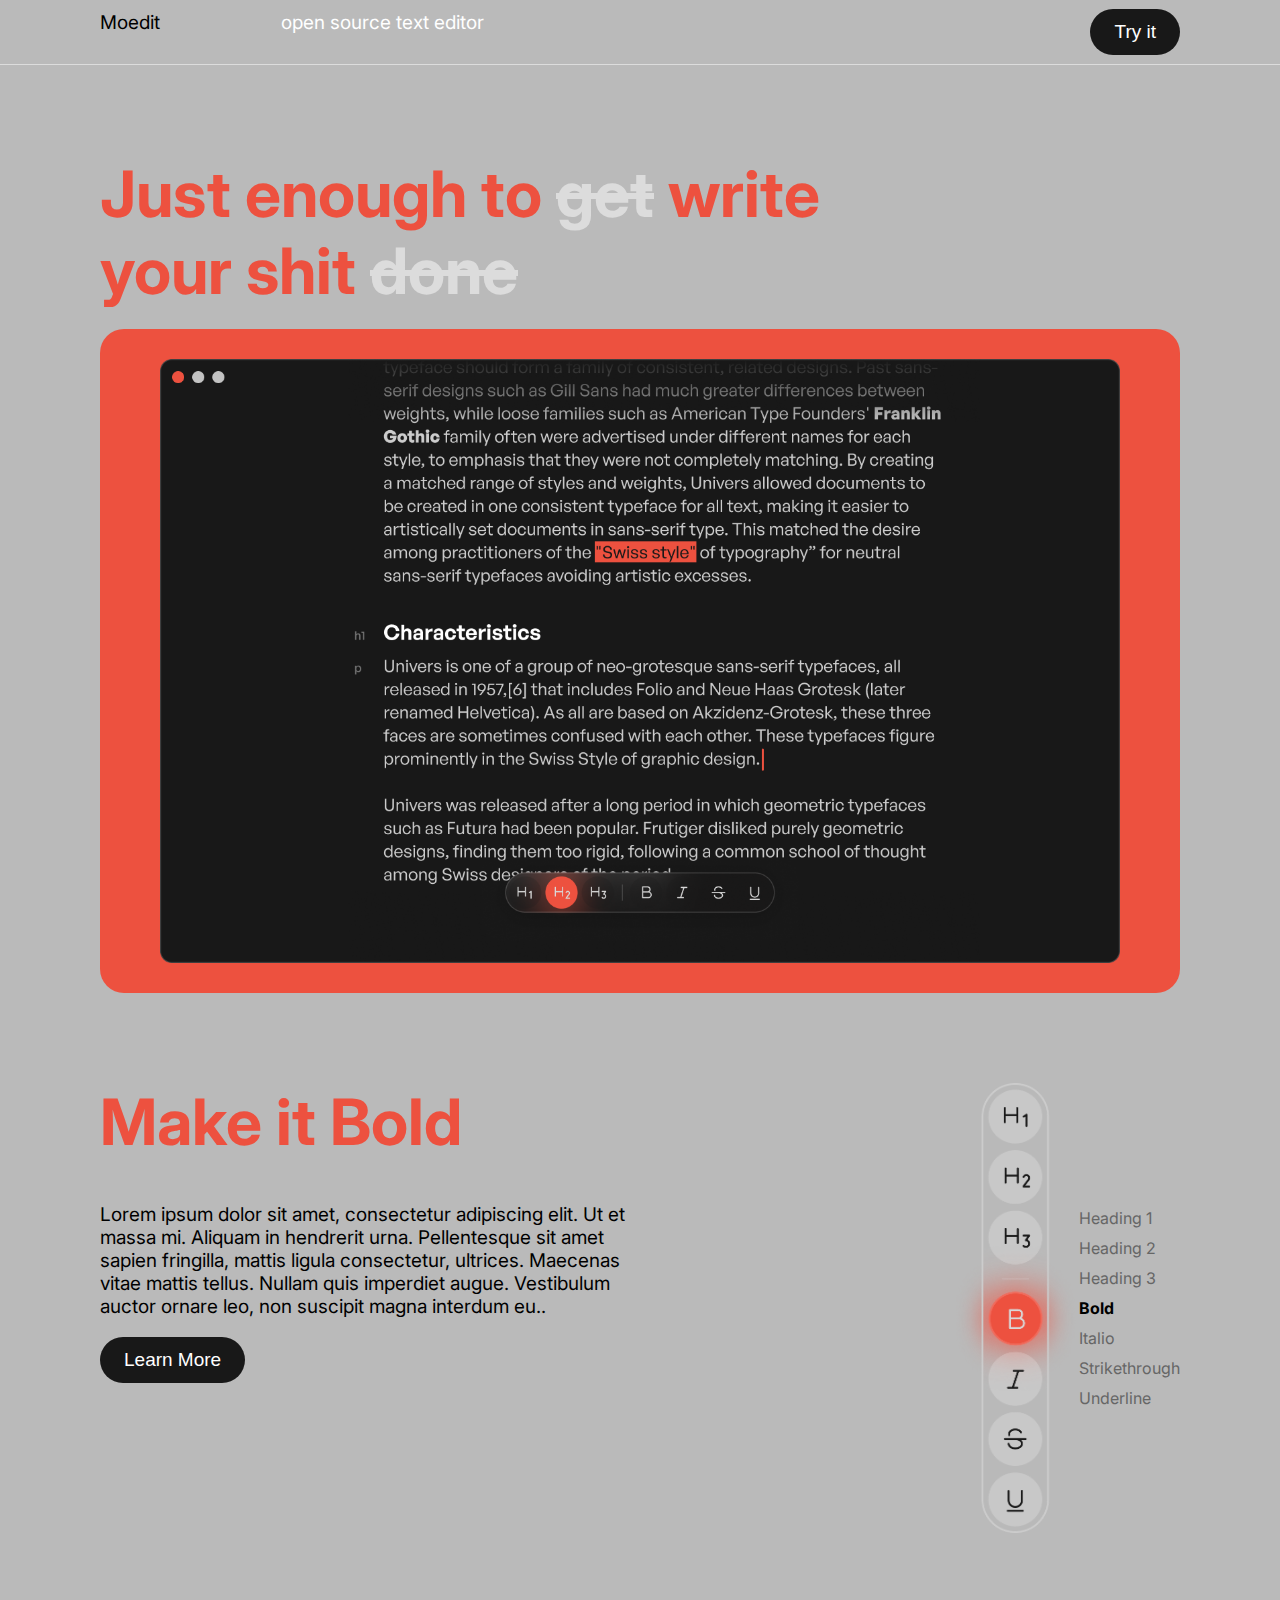
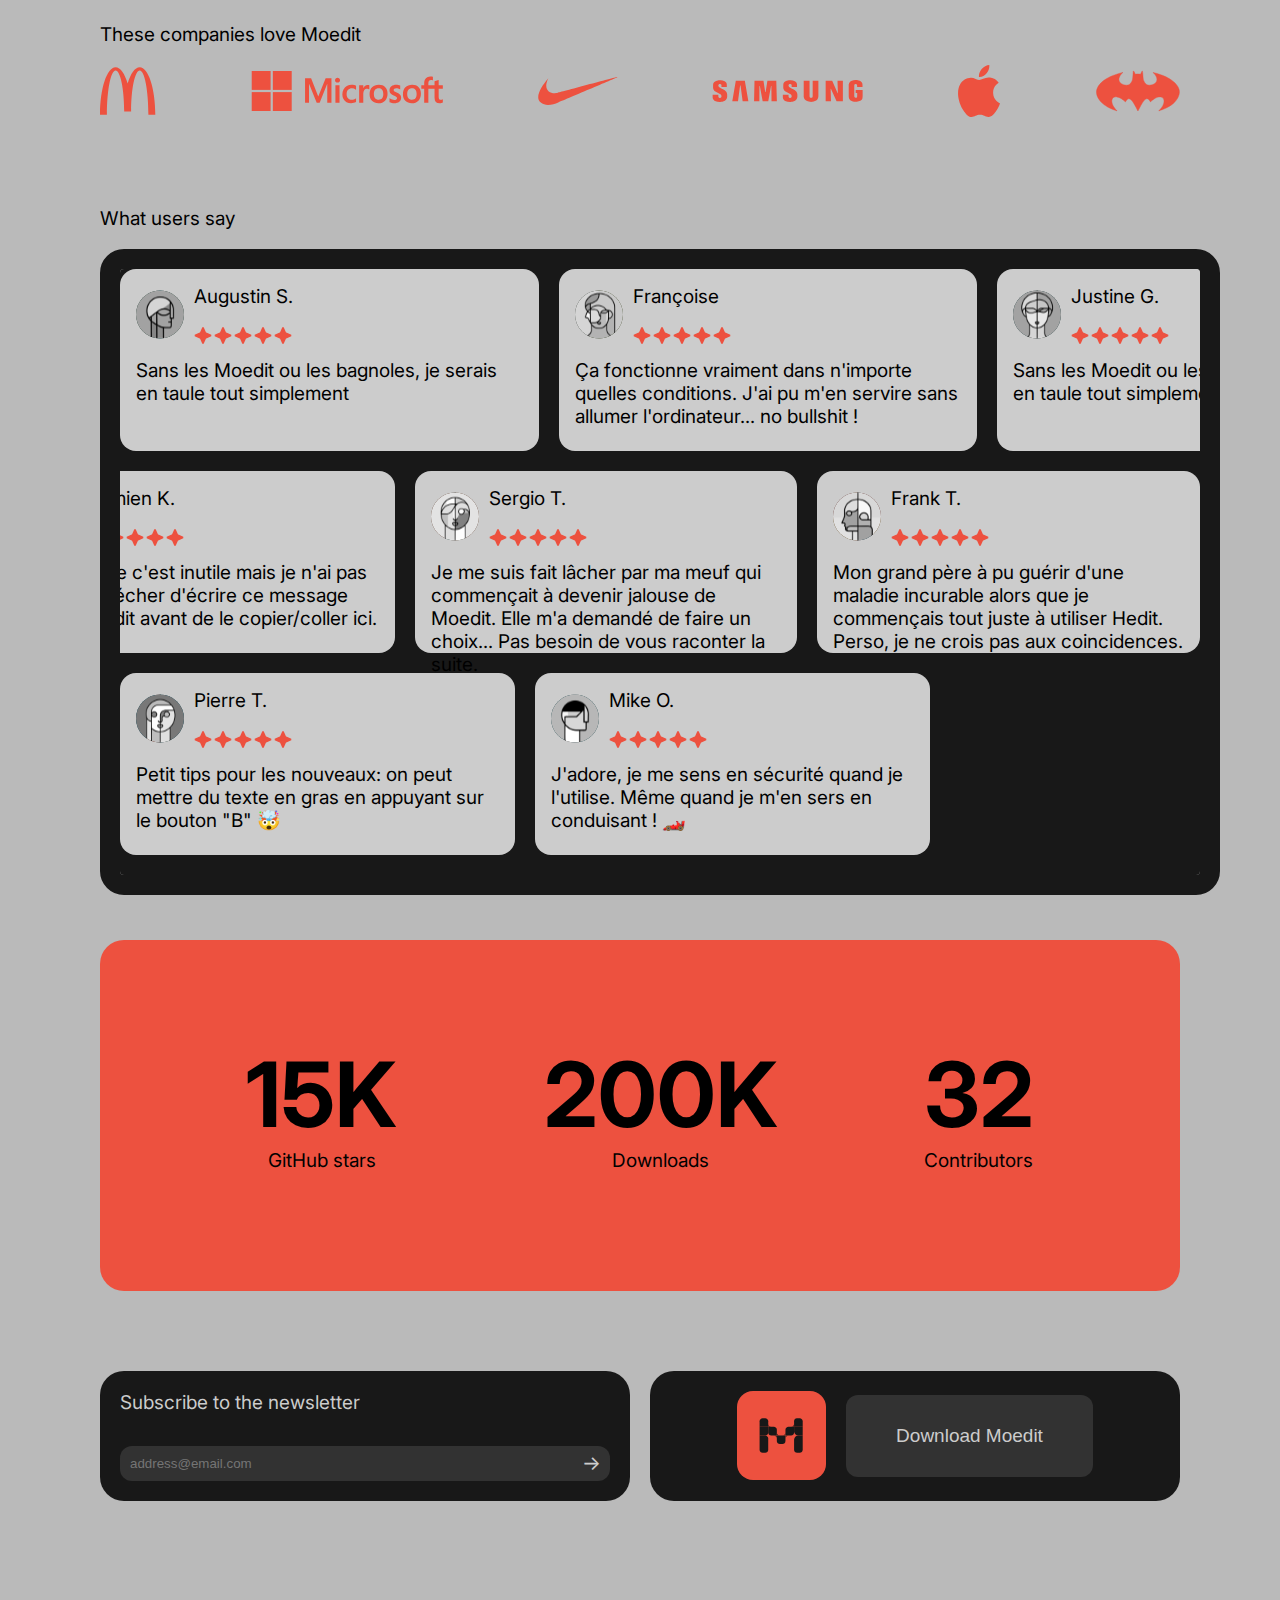
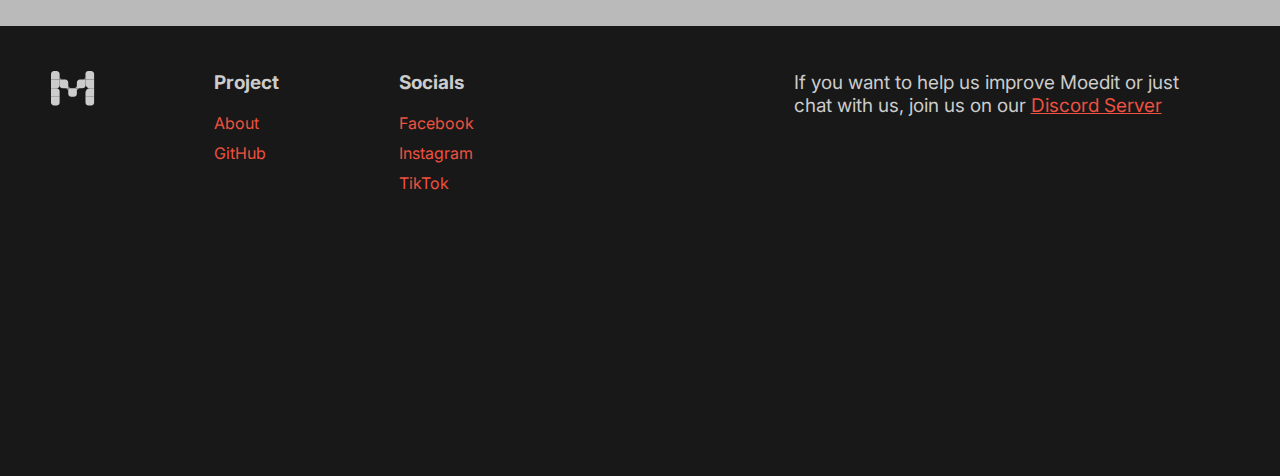
<file: index.html>
<!DOCTYPE html>
<html lang="en">

<head>
  <title>Moedit</title>
  <meta charset="UTF-8">
  <meta name="viewport" content="width=device-width, initial-scale=1.0">
  <link rel="preconnect" href="https://fonts.googleapis.com">
  <link rel="preconnect" href="https://fonts.gstatic.com" crossorigin>
  <link
    href="https://fonts.googleapis.com/css2?family=Inter:ital,opsz,wght@0,14..32,100..900;1,14..32,100..900&display=swap"
    rel="stylesheet">
  <!-- IMPORT FICHIERS CSS -->
  <link rel="stylesheet" href="styles.css">
</head>

<!-- CONTENU DE LA PAGE WEB -->

<body>
  <header>
    <div class="container">
      <div>
        <p>Moedit</p>
        <p><span class="white">open source text editor</span></p>
      </div>
      <button class="btn">Try it</button>
    </div>
  </header>
  <main>
    <section class="section1">
      <h1>Just enough to <span>get</span> write</h1>
      <h1>your shit <span>done</span></h1>
      <div class="pannelEditor">
        <img src="images/editor.png" alt="Editor">
      </div>
    </section>
    <section class="section2">
      <div class="Bold">
        <h1>Make it Bold</h1>
        <p>Lorem ipsum dolor sit amet, consectetur adipiscing elit. Ut et massa mi. Aliquam in hendrerit urna.
          Pellentesque sit amet sapien fringilla, mattis ligula consectetur, ultrices. Maecenas vitae mattis tellus.
          Nullam quis imperdiet augue. Vestibulum auctor ornare leo, non suscipit magna interdum eu.. </p>
        <button class="btn">Learn More</button>
      </div>
      <div class="control_bar">
        <img src="images/control-bar.png" alt="">
        <ul>
          <li>Heading 1</li>
          <li>Heading 2</li>
          <li>Heading 3</li>
          <li><span>Bold</span></li>
          <li>Italio</li>
          <li>Strikethrough</li>
          <li>Underline</li>
        </ul>
      </div>
    </section>
    <section class="section3">
      <p>These companies love Moedit</p>
      <div>
        <img src="images/cp-logo-macdo.svg" alt="">
        <img src="images/cp-logo-microsoft.svg" alt="">
        <img src="images/cp-logo-nike.svg" alt="">
        <img src="images/cp-logo-samsung.svg" alt="">
        <img src="images/cp-logo-apple.svg" alt="">
        <img src="images/cp-logo-batman.svg" alt="">
      </div>
    </section>
    <section class="section4">
      <p>What users say</p>
      <div class="commentaires">
        <div class="grand_container1">
          <div class="mini_container">
            <div class="profils">
              <img src="images/augustin.svg" alt="">
              <div class="name">
                <p>Augustin S.</p>
                <img src="images/stars.svg" alt="">
              </div>
            </div>
            <p>Sans les Moedit ou les bagnoles, je serais en taule tout simplement</p>
          </div>
          <div class="mini_container">
            <div class="profils">
              <img src="images/françoise.svg" alt="">
              <div class="name">
                <p>Françoise</p>
                <img src="images/stars.svg" alt="">
              </div>
            </div>
            <p>Ça fonctionne vraiment dans n'importe quelles conditions. J'ai pu m'en servire sans allumer
              l'ordinateur... no bullshit !</p>
          </div>
          <div class="mini_container">
            <div class="profils">
              <img src="images/Justine.svg" alt="">
              <div class="name">
                <p>Justine G.</p>
                <img src="images/stars.svg" alt="">
              </div>
            </div>
            <p>Sans les Moedit ou les bagnoles, je serais en taule tout simplement</p>
          </div>
        </div>
        <div class="grand_container2">
          <div class="mini_container">
            <div class="profils">
              <img src="images/damien.svg" alt="">
              <div class="name">
                <p>Damien K.</p>
                <img src="images/stars.svg" alt="">
              </div>
            </div>
            <p>Je sais que c'est inutile mais je n'ai pas pu m'empécher d'écrire ce message dans Moedit avant de le
              copier/coller ici.</p>
          </div>
          <div class="mini_container">
            <div class="profils">
              <img src="images/Sergio.svg" alt="">
              <div class="name">
                <p>Sergio T.</p>
                <img src="images/stars.svg" alt="">
              </div>
            </div>
            <p>Je me suis fait lâcher par ma meuf qui commençait à devenir jalouse de Moedit. Elle m'a demandé de faire
              un choix... Pas besoin de vous raconter la suite. </p>
          </div>
          <div class="mini_container">
            <div class="profils">
              <img src="images/frank.svg" alt="">
              <div class="name">
                <p>Frank T.</p>
                <img src="images/stars.svg" alt="">
              </div>
            </div>
            <p>Mon grand père à pu guérir d'une maladie incurable alors que je commençais tout juste à utiliser Hedit.
              Perso, je ne crois pas aux coincidences.</p>
          </div>
        </div>
        <div class="grand_container3">
          <div class="mini_container">
            <div class="profils">
              <img src="images/pierre.svg" alt="">
              <div class="name">
                <p>Pierre T.</p>
                <img src="images/stars.svg" alt="">
              </div>
            </div>
            <p>Petit tips pour les nouveaux: on peut mettre du texte en gras en appuyant sur le bouton "B" 🤯</p>
          </div>
          <div class="mini_container">
            <div class="profils">
              <img src="images/mike.svg" alt="">
              <div class="name">
                <p>Mike O.</p>
                <img src="images/stars.svg" alt="">
              </div>
            </div>
            <p>J'adore, je me sens en sécurité quand je l'utilise. Même quand je m'en sers en conduisant ! 🏎️</p>
          </div>
        </div>
      </div>
    </section>
    <section class="section5">
      <div class="number">
        <div>
          <span class="boldNumber">15K</span>
          <p>GitHub stars</p>
        </div>
        <div>
          <span class="boldNumber">200K</span>
          <p>Downloads</p>
        </div>
        <div>
          <span class="boldNumber">32</span>
          <p>Contributors</p>
        </div>
      </div>
    </section>
    <section class="section6">
      <div class="container">  
        <div class="subscribe">
          <p>Subscribe to the newsletter</p>
          <div class="champText">
            <input type="text" placeholder="address@email.com">
            <span class="arrow">&#8594;</span>
          </div>
        </div>
        <div class="downloadMoedit">
          <img src="images/Logo Moedit.svg" alt="">
          <button>Download Moedit</button>
        </div>
      </div>
    </section>
  </main>
  <footer>
    <div class="nav_footer">
      <img src="images/Logo Moedit wireframe.svg" alt="">
      <div>
        <p>Project</p>
        <ul>
          <li><a href="">About</a></li>
          <li><a href="">GitHub</a></li>
        </ul>
      </div>
      <div>
        <p>Socials</p>
        <ul>
          <li><a href="">Facebook</a></li>
          <li><a href="">Instagram</a></li>
          <li><a href="">TikTok</a></li>
        </ul>
      </div>
    </div>
    <div class="contact">
      <p>If you want to help us improve Moedit or just chat with us, join us on our <a href="">Discord Server</a></p>
    </div>
  </footer>
</body>

</html>
</file>
<file: styles.css>
:root {
  --font: 19px;
}

body {
  display: flex;
  justify-content: center;
  align-items: center;
  flex-direction: column;
  background-color: #BABABA;
  margin: 0;
  font-family: "Inter", sans-serif;
}

h1 {
  font-size: 64px;
  color: #ED513F;
}

p,
button {
  font-size: var(--font) !important;
}

p,
h1 {
  margin-top: 0;
}

header {
  display: flex;
  justify-content: center;
  align-items: center;
  flex-direction: column;
  width: 100%;
  position: relative;
  border-bottom: 1px solid #DCDCDC;
}

header .container {
  display: flex;
  justify-content: space-between;
  align-items: center;
  width: calc(100% - 200px);
  height: 64px;
}

header .container div {
  display: flex;
  justify-content: space-between;
  align-items: center;
  width: 30svw;
}

header span.white {
  color: white;
}

header button {
  padding: 4px 24px;
  border-radius: 24px;
  background-color: black;
  color: #CCCCCC;
  border: 0;
}

main {
  display: flex;
  justify-content: center;
  align-items: center;
  flex-direction: column;
  padding: 0 100px;
  width: calc(100% - 200px);
}

section.section1 {
  display: flex;
  justify-content: center;
  align-items: start;
  flex-direction: column;
  width: 100%;
  margin-top: 10svh;
}

section.section1 h1 {
  text-wrap: balance;
  margin: 0;
  white-space: nowrap;
}

section.section1 span {
  color: #DCDCDC;
  text-decoration: line-through;
}

.pannelEditor {
  display: flex;
  justify-content: center;
  align-items: center;
  flex-direction: column;
  background-color: #ED513F;
  width: calc(100% - 120px);
  padding: 30px 60px;
  border-radius: 24px;
  margin-top: 20px;
}

.pannelEditor img {
  width: 100%;
  height: 100%;
  object-fit: contain;
}

section.section2 {
  display: flex;
  justify-content: center;
  align-items: start;
  width: 100%;
  margin-top: 10svh;
}

.Bold {
  display: flex;
  justify-content: center;
  align-items: start;
  flex-direction: column;
  width: 50%;
  text-wrap: balance;
}

section.section2 img {
  height: 50svh;
  object-fit: contain;
}

.control_bar {
  display: flex;
  justify-content: end;
  align-items: center;
  width: 50%;
}

.control_bar ul {
  list-style-type: none;
  padding: 0;
}

.control_bar ul li {
  margin: 10px 0;
  color: #666666;
}

.control_bar span {
  font-weight: bold;
  color: black;
}

.btn {
  background-color: #181818;
  border-radius: 23px;
  border: 0;
  padding: 12px 24px;
  color: white;
  cursor: pointer;
}

.btn:hover {
  background-color: #323232;
}

section.section3 {
  width: 100%;
  margin-top: 10svh;
}

section.section3 div {
  display: flex;
  justify-content: space-between;
  align-items: center;
  width: 100%;
}

section.section4 {
  width: 100%;
  margin-top: 10svh;
}

section.section4 .commentaires {
  background-color: #181818;
  border-radius: 24px;
  width: 100%;
  position: relative;
  overflow: hidden;
  overflow-x: scroll;
  border: 20px solid #181818;
}

section.section4 .grand_container1 {
  display: flex;
  margin-bottom: 20px;
  position: relative;
  left: 0%;
  width: 120%;
}

section.section4 .grand_container2 {
  display: flex;
  margin-bottom: 20px;
  position: relative;
  left: -10%;
  width: 110%;
}

section.section4 .grand_container3 {
  display: flex;
  margin-bottom: 20px;
  position: relative;
  left: 0%;
  width: 75%;
  justify-content: start;
}

section.section4 .mini_container {
  background-color: #CCCCCC;
  border-radius: 16px;
  padding: 16px;
  height: 150px;
  width: 1000px;
  margin-right: 20px;
}

section.section4 .mini_container:last-of-type {
  margin-right: 0;
}

.mini_container .name {
  display: flex;
  justify-content: center;
  align-items: start;
  flex-direction: column;
  width: 100%;
  padding-left: 10px;
}

.profils {
  display: flex;
  justify-content: center;
  align-items: center;
  width: 100%;
  padding-bottom: 15px;
}

.profils_img {
  width: 50px;
  height: 50px;
  object-fit: cover;
}

section.section4 p:not(.profils p) {
  font-size: 14px;
}

section.section4 .profils p {
  font-size: 17px;
}

section.section5 {
  width: 100%;
  margin-top: 5svh;
}

.number {
  display: flex;
  justify-content: space-evenly;
  align-items: center;
  width: 100%;
  background-color: #ED513F;
  border-radius: 24px;
  padding: 100px 0;
}

.number div {
  display: flex;
  justify-content: center;
  align-items: center;
  flex-direction: column;
}

.boldNumber {
  font-size: 90px;
  font-weight: bold;
}

section.section6 {
  width: 100%;
  margin-top: 5svh;
}

section.section6 .container {
  display: flex;
  justify-content: center;
  align-items: center;
  width: 100%;
  height: 200px;
  gap: 0px 20px;
}

section.section6 .subscribe {
  display: flex;
  justify-content: space-between;
  align-items: start;
  flex-direction: column;
  background-color: #181818;
  color: #CCCCCC;
  border-radius: 24px;
  padding: 20px;
  width: calc(100% - 40px);
  height: 100%;
  max-height: 10svh;
}

section.section6 .champText {
  position: relative;
  display: inline-block;
  width: 100%;
}

section.section6 .subscribe input[type="text"] {
  background-color: #323232;
  color: #CCCCCC;
  padding: 10px;
  width: 100%;
  border: 0;
  border-radius: 12px;
  box-sizing: border-box;
}

section.section6 .subscribe .arrow {
  position: absolute;
  color: #CCCCCC;
  font-size: 20px;
  top: 50%;
  transform: translateY(-50%) translateX(-150%);
  pointer-events: none;
}

section.section6 .downloadMoedit {
  display: flex;
  justify-content: center;
  align-items: center;
  background-color: #181818;
  color: #CCCCCC;
  border-radius: 24px;
  padding: 20px;
  width: calc(100% - 40px);
  height: 100%;
  max-height: 10svh;
}

section.section6 .downloadMoedit button {
  color: #CCCCCC;
  background-color: #323232;
  border: 0;
  padding: 30px 50px;
  border-radius: 12px;
  margin-left: 20px;
  cursor: pointer;
  transition: 0.4;
  white-space: nowrap;
}

section.section6 .downloadMoedit button:hover {
  color: #323232;
  background-color: #CCCCCC;

}

footer {
  display: flex;
  justify-content: space-between;
  align-items: start;
  background-color: #181818;
  width: 100%;
  height: 50svh;
  margin-top: 10svh;
  gap: 0 25svw;
}

footer div.nav_footer {
  display: flex;
  justify-content: space-between;
  align-items: start;
  width: 100%;
  padding-top: 5svh;
  padding-left: 4svw;
}

footer div.nav_footer ul {
  list-style-type: none;
  padding: 0;
}

footer div.nav_footer p {
  font-weight: bold;
  color: #CCCCCC;
}

footer div.nav_footer li {
  margin: 10px 0;
}

footer div.nav_footer li a {
  text-decoration: none;
  color: #ED513F;
}

footer .contact {
  display: flex;
  justify-content: end;
  align-items: center;
  text-align: start;
  width: 100%;
  padding-top: 5svh;
  padding-right: 5svw;
}

footer .contact p {
  color: #CCCCCC;
  width: 100%;
  display: block;
}

footer .contact a {
  color: #ED513F;
}
</file>
